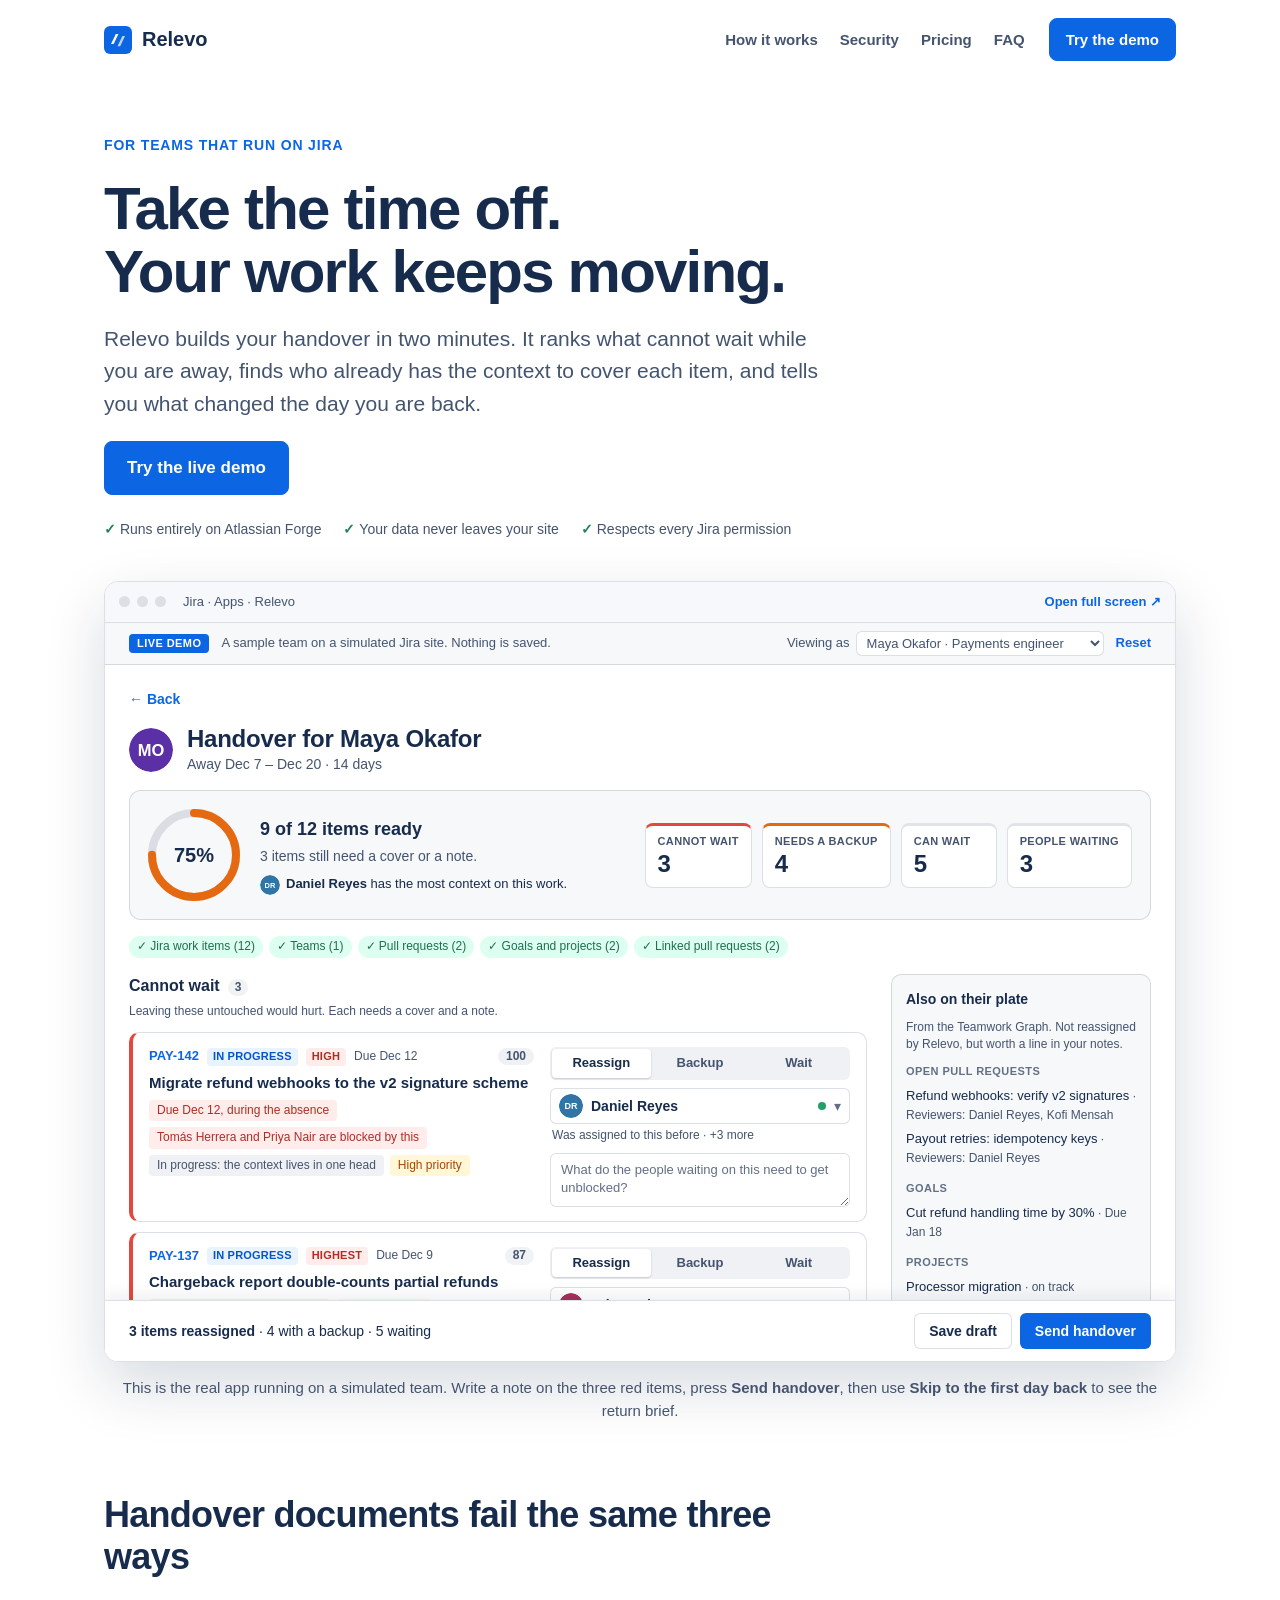
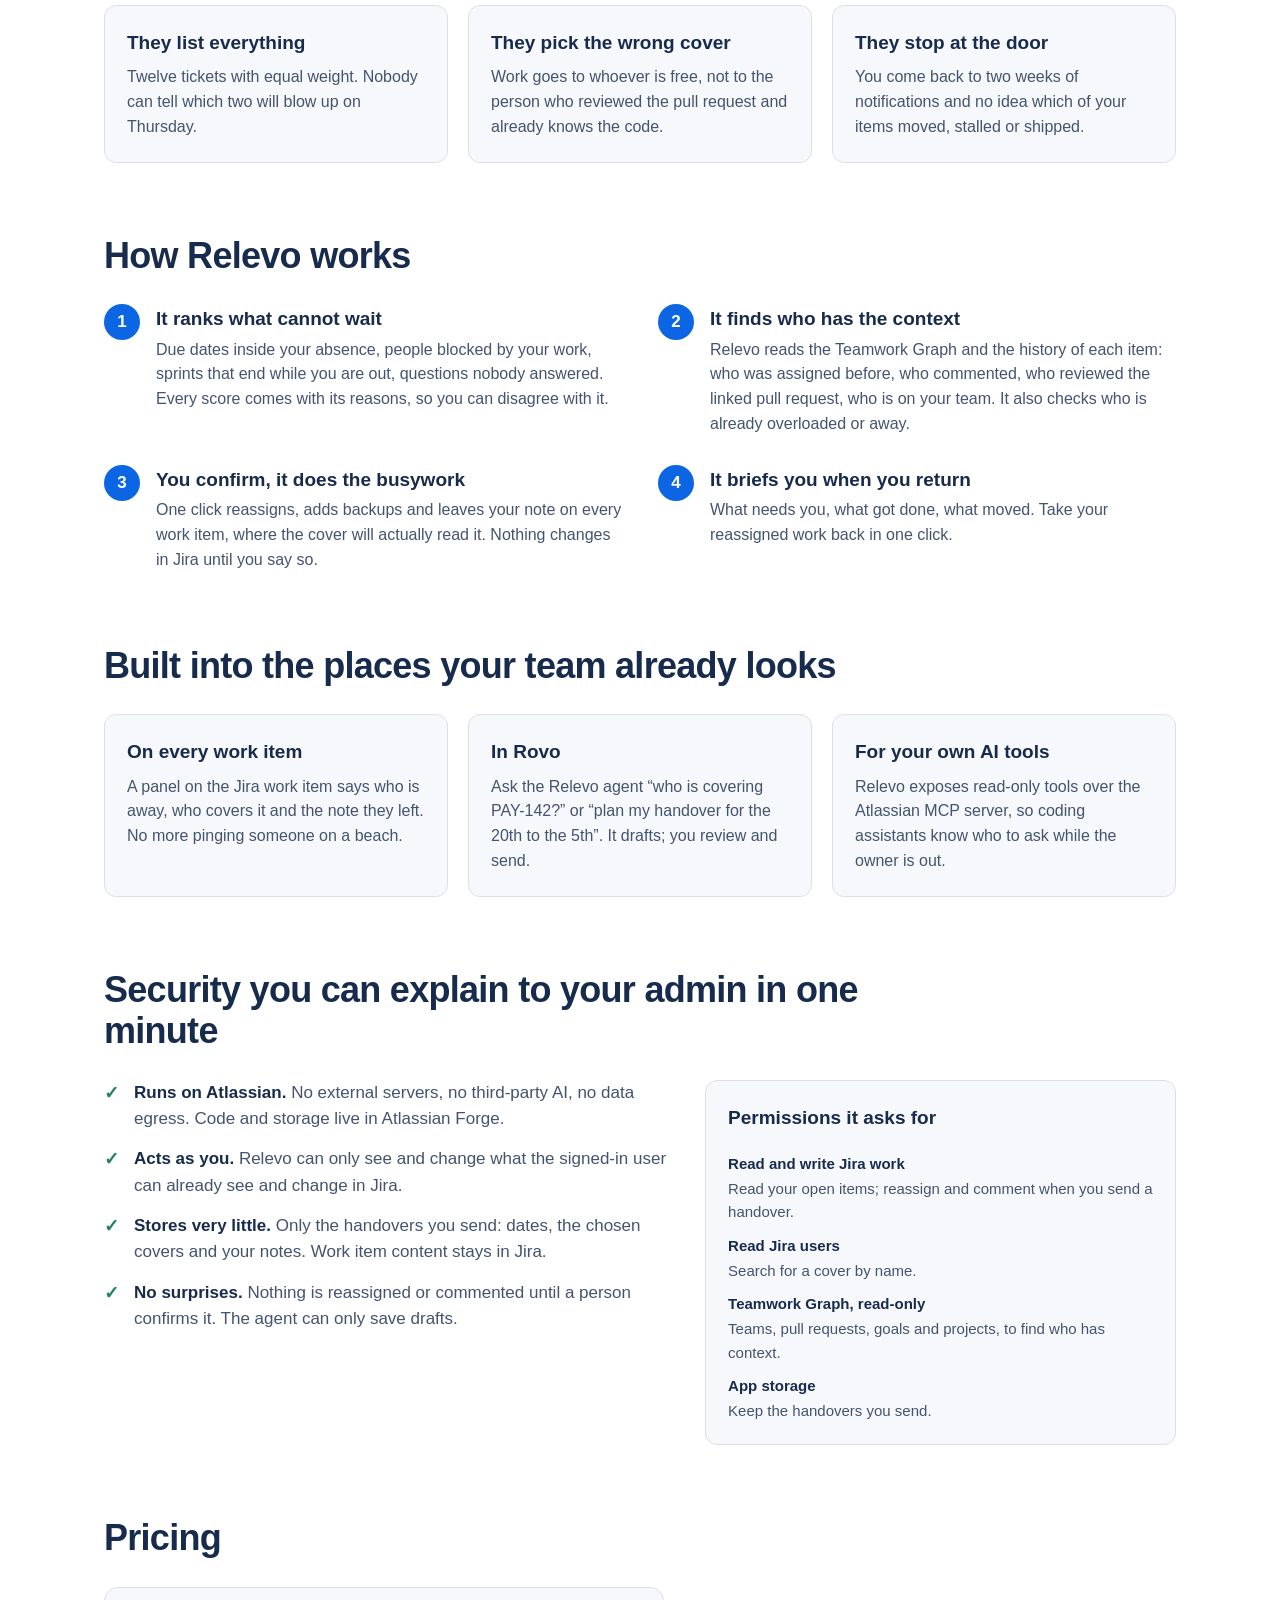
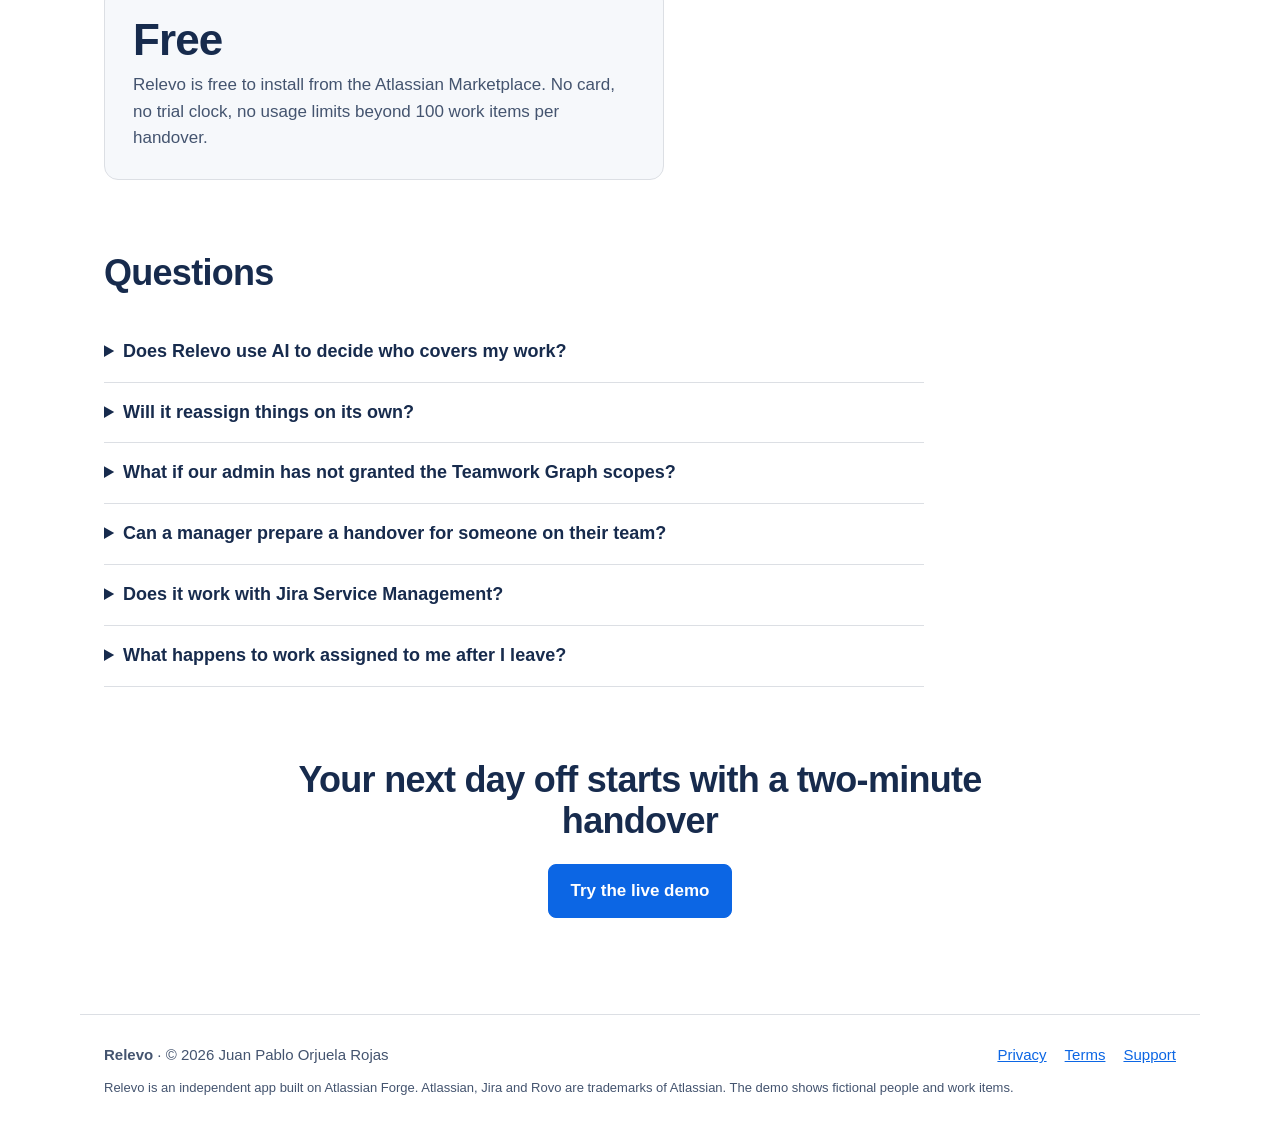
<file: index.html>
<!doctype html>
<html lang="en">
  <head>
    <meta charset="utf-8" />
    <meta name="viewport" content="width=device-width, initial-scale=1" />
    <title>Relevo: handovers with context for Jira</title>
    <meta name="description" content="Relevo builds your Jira handover in two minutes: what cannot wait while you are away, who already has the context to cover it, and what changed when you are back. Runs on Atlassian Forge." />
    
    <meta property="og:type" content="website" />
    <meta property="og:title" content="Relevo: handovers with context for Jira" />
    <meta property="og:description" content="Go away without your work stalling. Relevo ranks what cannot wait and finds who already has the context to cover it." />
    <link rel="icon" type="image/svg+xml" href="./icon.svg" />
    <link rel="stylesheet" href="./site.css" />
    <script type="application/ld+json">
      {
        "@context": "https://schema.org",
        "@type": "SoftwareApplication",
        "name": "Relevo",
        "applicationCategory": "BusinessApplication",
        "operatingSystem": "Jira Cloud",
        "description": "Handover planning for Jira: risk-ranked work items, evidence-based cover suggestions, and a return brief.",
        "author": { "@type": "Person", "name": "Juan Pablo Orjuela Rojas" }
      }
    </script>
  </head>
  <body>
    

    <header class="nav">
      <a class="brand" href="./" aria-label="Relevo home">
        <img src="./icon.svg" alt="" width="28" height="28" />
        <span>Relevo</span>
      </a>
      <nav aria-label="Main">
        <a href="#how">How it works</a>
        <a href="#trust">Security</a>
        <a href="#pricing">Pricing</a>
        <a href="#faq">FAQ</a>
      </nav>
      
      
      <a class="button button-primary" href="#demo" data-testid="nav-demo">Try the demo</a>
      
    </header>

    <main>
      <section class="hero">
        <p class="eyebrow">For teams that run on Jira</p>
        <h1>Take the time off.<br />Your work keeps moving.</h1>
        <p class="lede">
          Relevo builds your handover in two minutes. It ranks what cannot wait while you are away, finds who already has the context to cover
          each item, and tells you what changed the day you are back.
        </p>
        <div class="cta-row">
          <a class="button button-primary button-large" href="#demo" data-testid="hero-demo">Try the live demo</a>
          
        </div>
        <ul class="trust-row">
          <li>Runs entirely on Atlassian Forge</li>
          <li>Your data never leaves your site</li>
          <li>Respects every Jira permission</li>
        </ul>
      </section>

      <section id="demo" class="demo" aria-label="Live demo">
        <div class="browser">
          <div class="browser-bar">
            <span class="dot"></span><span class="dot"></span><span class="dot"></span>
            <span class="browser-url">Jira · Apps · Relevo</span>
            <a class="browser-open" href="./demo/" target="_blank" rel="noopener">Open full screen ↗</a>
          </div>
          <iframe src="./demo/?start=plan" title="Relevo live demo" loading="lazy" data-testid="demo-frame"></iframe>
        </div>
        <p class="caption">
          This is the real app running on a simulated team. Write a note on the three red items, press <strong>Send handover</strong>, then use
          <strong>Skip to the first day back</strong> to see the return brief.
        </p>
      </section>

      <section class="problem">
        <h2>Handover documents fail the same three ways</h2>
        <div class="grid three">
          <article>
            <h3>They list everything</h3>
            <p>Twelve tickets with equal weight. Nobody can tell which two will blow up on Thursday.</p>
          </article>
          <article>
            <h3>They pick the wrong cover</h3>
            <p>Work goes to whoever is free, not to the person who reviewed the pull request and already knows the code.</p>
          </article>
          <article>
            <h3>They stop at the door</h3>
            <p>You come back to two weeks of notifications and no idea which of your items moved, stalled or shipped.</p>
          </article>
        </div>
      </section>

      <section id="how" class="how">
        <h2>How Relevo works</h2>
        <ol class="steps">
          <li>
            <span class="step-num">1</span>
            <div>
              <h3>It ranks what cannot wait</h3>
              <p>
                Due dates inside your absence, people blocked by your work, sprints that end while you are out, questions nobody answered.
                Every score comes with its reasons, so you can disagree with it.
              </p>
            </div>
          </li>
          <li>
            <span class="step-num">2</span>
            <div>
              <h3>It finds who has the context</h3>
              <p>
                Relevo reads the Teamwork Graph and the history of each item: who was assigned before, who commented, who reviewed the linked
                pull request, who is on your team. It also checks who is already overloaded or away.
              </p>
            </div>
          </li>
          <li>
            <span class="step-num">3</span>
            <div>
              <h3>You confirm, it does the busywork</h3>
              <p>
                One click reassigns, adds backups and leaves your note on every work item, where the cover will actually read it. Nothing
                changes in Jira until you say so.
              </p>
            </div>
          </li>
          <li>
            <span class="step-num">4</span>
            <div>
              <h3>It briefs you when you return</h3>
              <p>What needs you, what got done, what moved. Take your reassigned work back in one click.</p>
            </div>
          </li>
        </ol>
      </section>

      <section class="features">
        <h2>Built into the places your team already looks</h2>
        <div class="grid three">
          <article>
            <h3>On every work item</h3>
            <p>A panel on the Jira work item says who is away, who covers it and the note they left. No more pinging someone on a beach.</p>
          </article>
          <article>
            <h3>In Rovo</h3>
            <p>Ask the Relevo agent “who is covering PAY-142?” or “plan my handover for the 20th to the 5th”. It drafts; you review and send.</p>
          </article>
          <article>
            <h3>For your own AI tools</h3>
            <p>Relevo exposes read-only tools over the Atlassian MCP server, so coding assistants know who to ask while the owner is out.</p>
          </article>
        </div>
      </section>

      <section id="trust" class="trust">
        <h2>Security you can explain to your admin in one minute</h2>
        <div class="grid two">
          <ul class="checks">
            <li><strong>Runs on Atlassian.</strong> No external servers, no third-party AI, no data egress. Code and storage live in Atlassian Forge.</li>
            <li><strong>Acts as you.</strong> Relevo can only see and change what the signed-in user can already see and change in Jira.</li>
            <li><strong>Stores very little.</strong> Only the handovers you send: dates, the chosen covers and your notes. Work item content stays in Jira.</li>
            <li><strong>No surprises.</strong> Nothing is reassigned or commented until a person confirms it. The agent can only save drafts.</li>
          </ul>
          <div class="scopes">
            <h3>Permissions it asks for</h3>
            <dl>
              <dt>Read and write Jira work</dt>
              <dd>Read your open items; reassign and comment when you send a handover.</dd>
              <dt>Read Jira users</dt>
              <dd>Search for a cover by name.</dd>
              <dt>Teamwork Graph, read-only</dt>
              <dd>Teams, pull requests, goals and projects, to find who has context.</dd>
              <dt>App storage</dt>
              <dd>Keep the handovers you send.</dd>
            </dl>
          </div>
        </div>
      </section>

      <section id="pricing" class="pricing">
        <h2>Pricing</h2>
        
        <div class="price-card" data-testid="pricing-free">
          <p class="price">Free</p>
          <p>Relevo is free to install from the Atlassian Marketplace. No card, no trial clock, no usage limits beyond 100 work items per handover.</p>
        </div>
        
        
      </section>

      <section id="faq" class="faq">
        <h2>Questions</h2>
        <details>
          <summary>Does Relevo use AI to decide who covers my work?</summary>
          <p>No. Risk scores and cover suggestions are computed with transparent rules from Jira and Teamwork Graph data, and every suggestion lists its evidence. The optional Rovo agent uses your organisation's own Rovo to talk about those results in plain language.</p>
        </details>
        <details>
          <summary>Will it reassign things on its own?</summary>
          <p>Never. You review the plan, change anything you like, and confirm. The Rovo agent can only save a draft for you to review.</p>
        </details>
        <details>
          <summary>What if our admin has not granted the Teamwork Graph scopes?</summary>
          <p>Relevo still works. Cover suggestions then rely on Jira history, comments and links alone, and the plan tells you which sources were unavailable.</p>
        </details>
        <details>
          <summary>Can a manager prepare a handover for someone on their team?</summary>
          <p>Yes. Pick the person, and Relevo plans from the work items you are allowed to see. Jira still decides whether you may reassign them.</p>
        </details>
        <details>
          <summary>Does it work with Jira Service Management?</summary>
          <p>Yes. The work item panel appears in Jira and Jira Service Management, and handovers include any work item assigned to the person.</p>
        </details>
        <details>
          <summary>What happens to work assigned to me after I leave?</summary>
          <p>The panel on that work item warns that you are away and that the item is not part of your handover, so the reporter knows to ask your cover.</p>
        </details>
      </section>

      <section class="closing">
        <h2>Your next day off starts with a two-minute handover</h2>
        <div class="cta-row">
          <a class="button button-primary button-large" href="#demo">Try the live demo</a>
          
        </div>
      </section>
    </main>

    <footer class="footer">
      <div>
        <strong>Relevo</strong> · © 2026 Juan Pablo Orjuela Rojas
      </div>
      <nav aria-label="Legal">
        <a href="./privacy.html">Privacy</a>
        <a href="./terms.html">Terms</a>
        <a href="./support.html">Support</a>
      </nav>
      <p class="fineprint">Relevo is an independent app built on Atlassian Forge. Atlassian, Jira and Rovo are trademarks of Atlassian. The demo shows fictional people and work items.</p>
    </footer>
  </body>
</html>
</file>
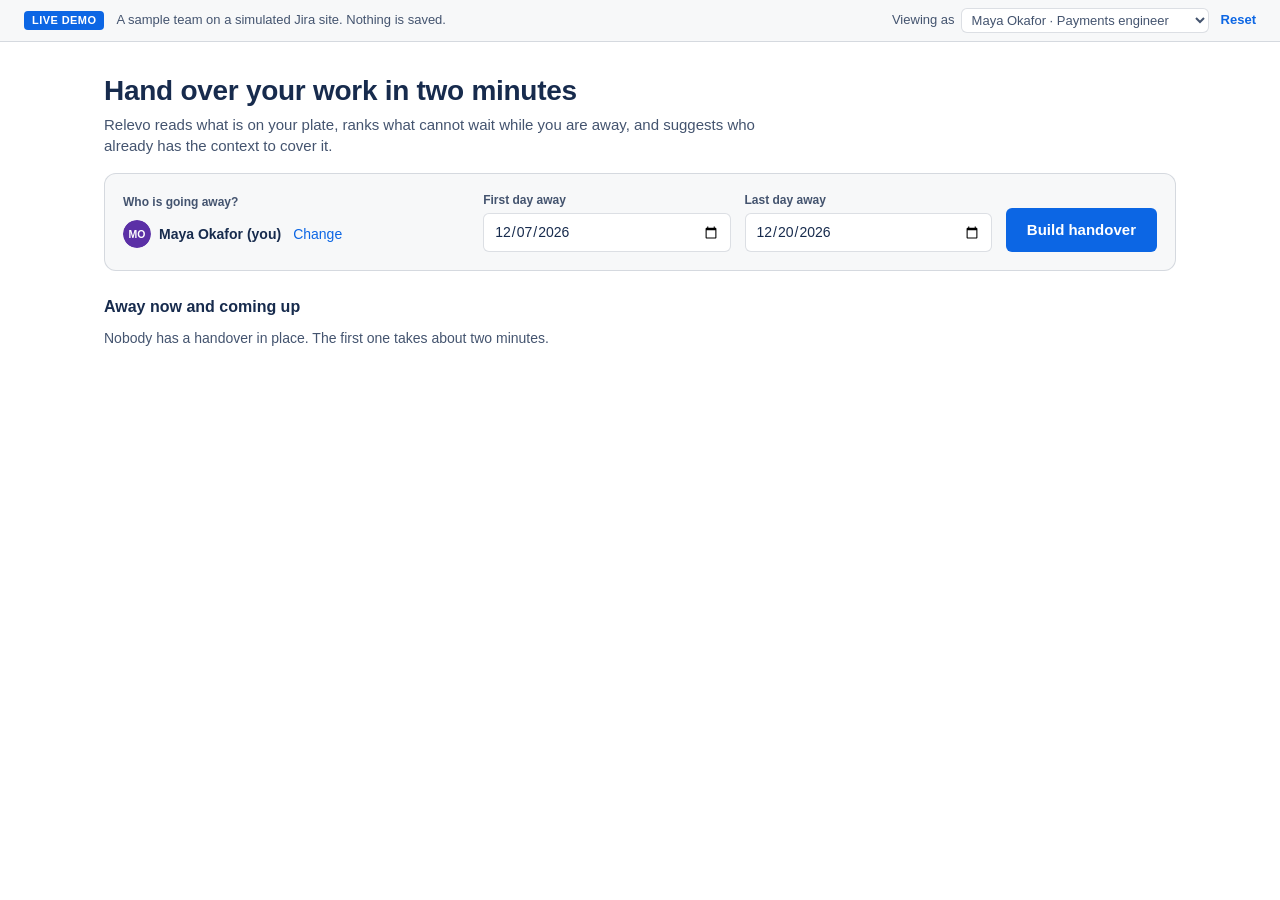
<file: demo/index.html>
<!doctype html>
<html lang="en">
  <head>
    <meta charset="utf-8" />
    <meta name="viewport" content="width=device-width, initial-scale=1" />
    <title>Relevo</title>
    <link rel="icon" type="image/svg+xml" href="./icon.svg" />
    <script type="module" crossorigin src="./assets/index-Bl1NAXBc.js"></script>
    <link rel="stylesheet" crossorigin href="./assets/index-BS8bFgGf.css">
  </head>
  <body>
    <div id="root"></div>
  </body>
</html>
</file>
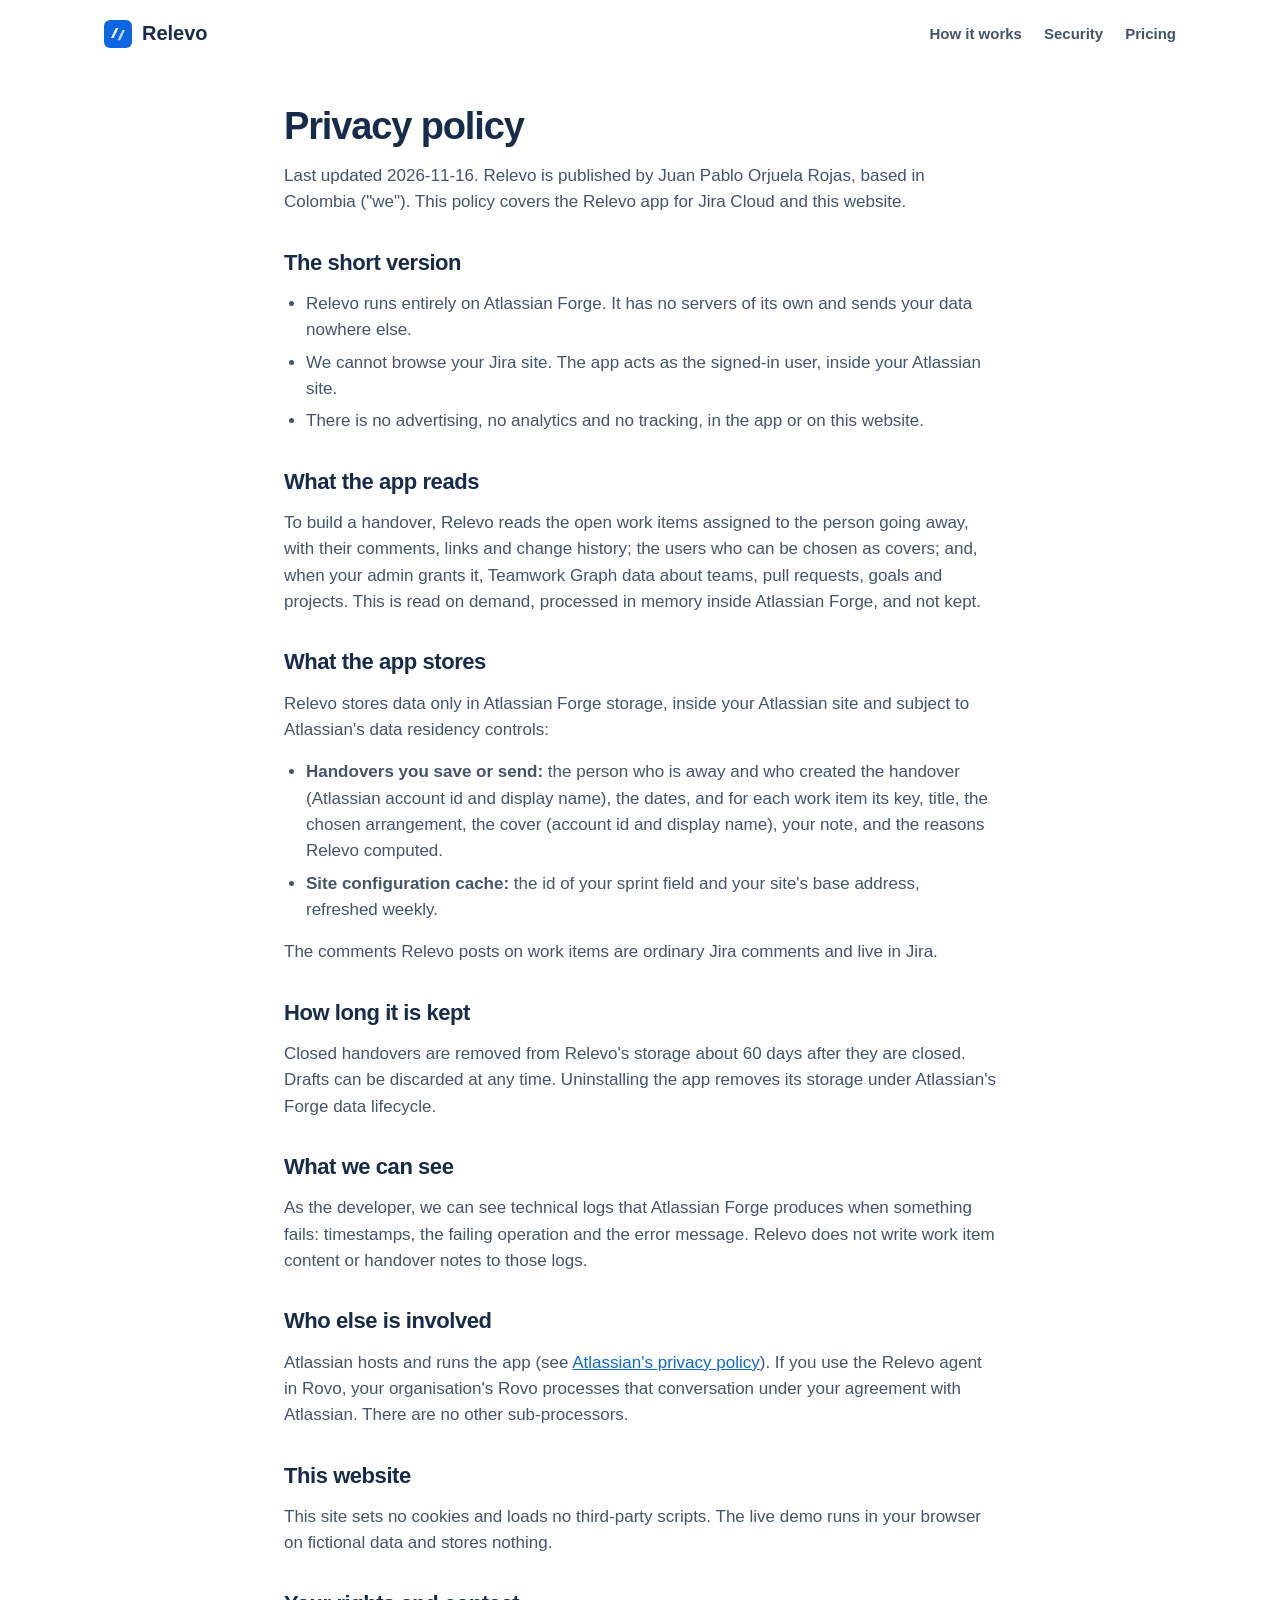
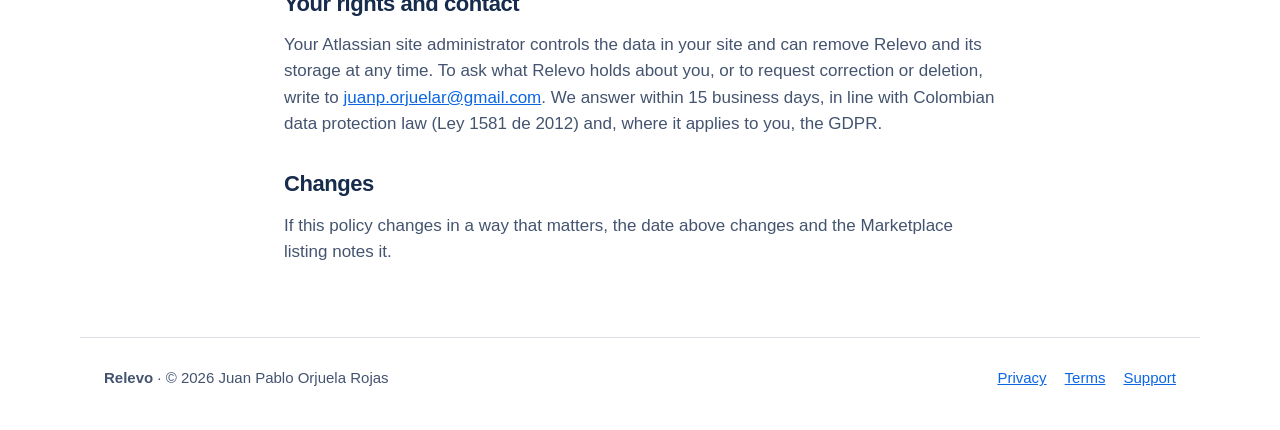
<file: privacy.html>
<!doctype html>
<html lang="en">
  <head>
    <meta charset="utf-8" />
    <meta name="viewport" content="width=device-width, initial-scale=1" />
    <title>Privacy policy · Relevo</title>
    <meta name="description" content="What Relevo stores, where, and for how long." />
    
    <link rel="icon" type="image/svg+xml" href="./icon.svg" />
    <link rel="stylesheet" href="./site.css" />
  </head>
  <body>
    <header class="nav">
      <a class="brand" href="./" aria-label="Relevo home"><img src="./icon.svg" alt="" width="28" height="28" /><span>Relevo</span></a>
      <nav aria-label="Main"><a href="./#how">How it works</a><a href="./#trust">Security</a><a href="./#pricing">Pricing</a></nav>
    </header>
    <main class="legal">
      <h1>Privacy policy</h1>
      <p>Last updated 2026-11-16. Relevo is published by Juan Pablo Orjuela Rojas, based in Colombia ("we"). This policy covers the Relevo app for Jira Cloud and this website.</p>

      <h2>The short version</h2>
      <ul>
        <li>Relevo runs entirely on Atlassian Forge. It has no servers of its own and sends your data nowhere else.</li>
        <li>We cannot browse your Jira site. The app acts as the signed-in user, inside your Atlassian site.</li>
        <li>There is no advertising, no analytics and no tracking, in the app or on this website.</li>
      </ul>

      <h2>What the app reads</h2>
      <p>To build a handover, Relevo reads the open work items assigned to the person going away, with their comments, links and change history; the users who can be chosen as covers; and, when your admin grants it, Teamwork Graph data about teams, pull requests, goals and projects. This is read on demand, processed in memory inside Atlassian Forge, and not kept.</p>

      <h2>What the app stores</h2>
      <p>Relevo stores data only in Atlassian Forge storage, inside your Atlassian site and subject to Atlassian's data residency controls:</p>
      <ul>
        <li><strong>Handovers you save or send:</strong> the person who is away and who created the handover (Atlassian account id and display name), the dates, and for each work item its key, title, the chosen arrangement, the cover (account id and display name), your note, and the reasons Relevo computed.</li>
        <li><strong>Site configuration cache:</strong> the id of your sprint field and your site's base address, refreshed weekly.</li>
      </ul>
      <p>The comments Relevo posts on work items are ordinary Jira comments and live in Jira.</p>

      <h2>How long it is kept</h2>
      <p>Closed handovers are removed from Relevo's storage about 60 days after they are closed. Drafts can be discarded at any time. Uninstalling the app removes its storage under Atlassian's Forge data lifecycle.</p>

      <h2>What we can see</h2>
      <p>As the developer, we can see technical logs that Atlassian Forge produces when something fails: timestamps, the failing operation and the error message. Relevo does not write work item content or handover notes to those logs.</p>

      <h2>Who else is involved</h2>
      <p>Atlassian hosts and runs the app (see <a href="https://www.atlassian.com/legal/privacy-policy">Atlassian's privacy policy</a>). If you use the Relevo agent in Rovo, your organisation's Rovo processes that conversation under your agreement with Atlassian. There are no other sub-processors.</p>

      <h2>This website</h2>
      <p>This site sets no cookies and loads no third-party scripts. The live demo runs in your browser on fictional data and stores nothing.</p>

      <h2>Your rights and contact</h2>
      <p>
        Your Atlassian site administrator controls the data in your site and can remove Relevo and its storage at any time. To ask what Relevo holds
        about you, or to request correction or deletion, write to
        <a href="mailto:juanp.orjuelar@gmail.com">juanp.orjuelar@gmail.com</a>.
        We answer within 15 business days, in line with Colombian data protection law (Ley 1581 de 2012) and, where it applies to you, the GDPR.
      </p>

      <h2>Changes</h2>
      <p>If this policy changes in a way that matters, the date above changes and the Marketplace listing notes it.</p>
    </main>
    <footer class="footer">
      <div><strong>Relevo</strong> · © 2026 Juan Pablo Orjuela Rojas</div>
      <nav aria-label="Legal"><a href="./privacy.html">Privacy</a><a href="./terms.html">Terms</a><a href="./support.html">Support</a></nav>
    </footer>
  </body>
</html>
</file>
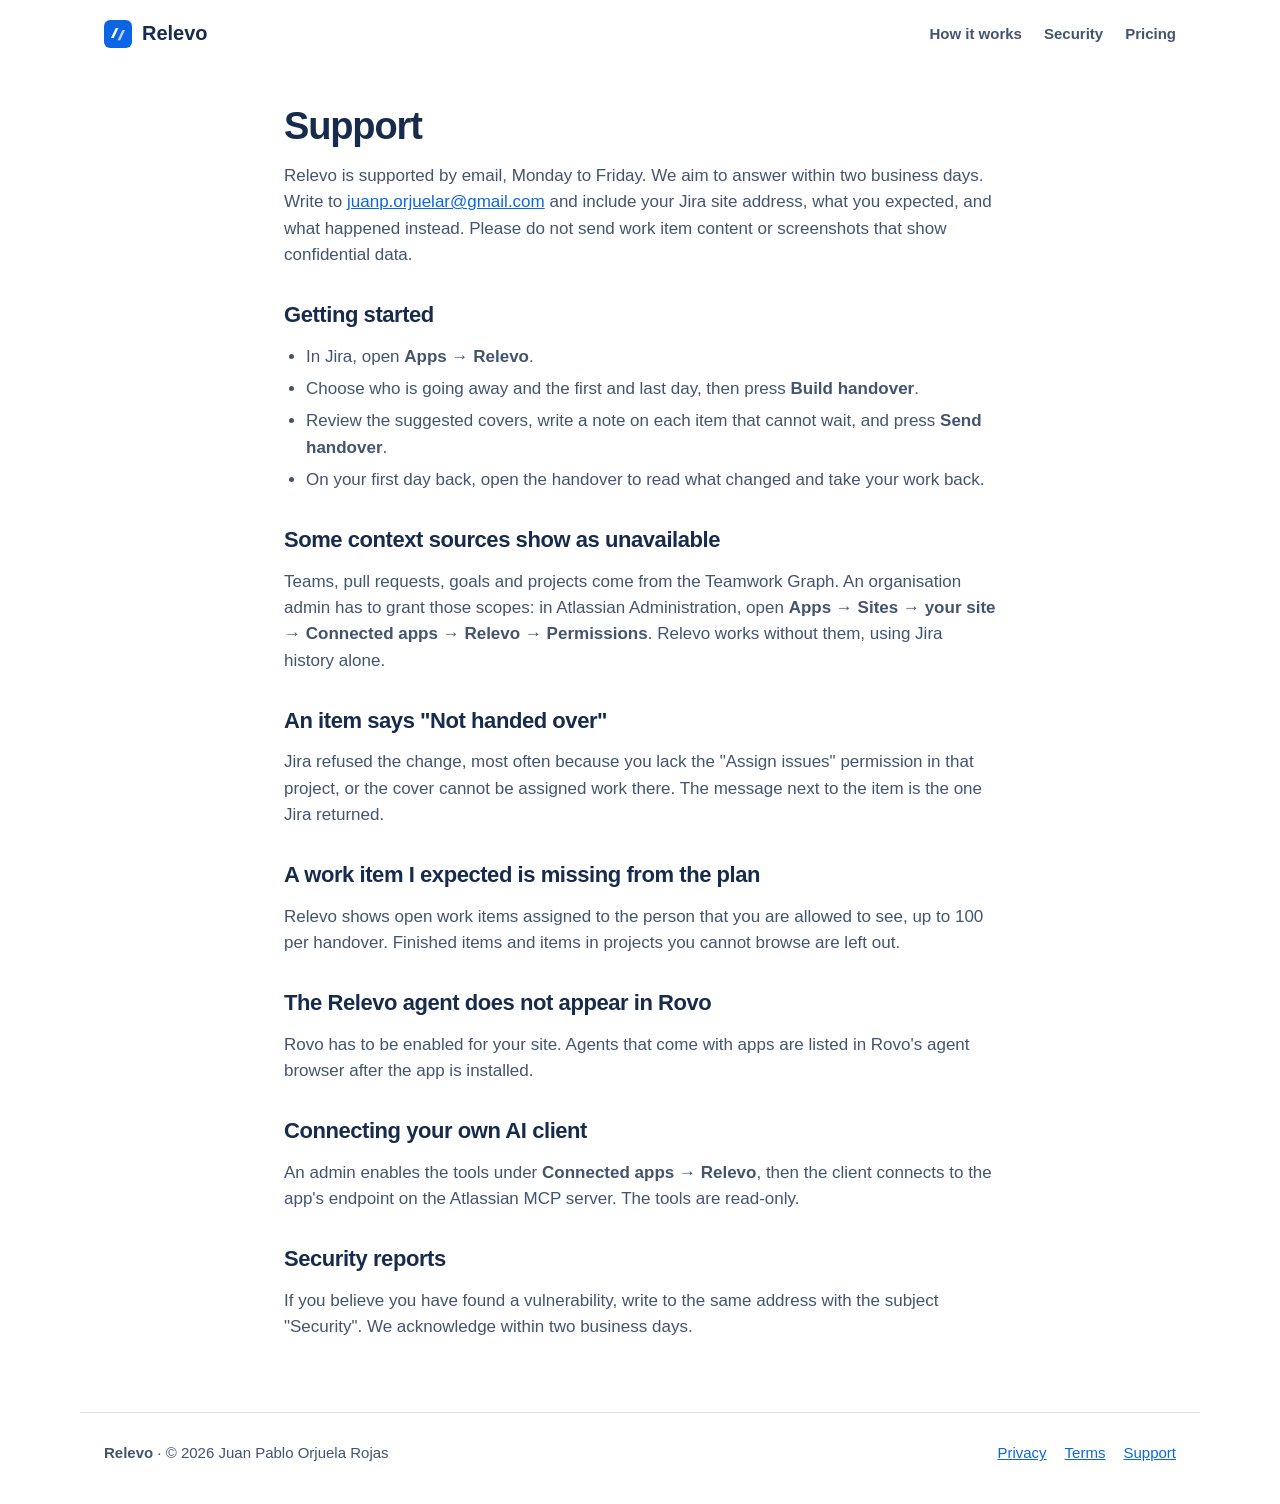
<file: support.html>
<!doctype html>
<html lang="en">
  <head>
    <meta charset="utf-8" />
    <meta name="viewport" content="width=device-width, initial-scale=1" />
    <title>Support · Relevo</title>
    <meta name="description" content="How to get help with Relevo, and answers to common problems." />
    
    <link rel="icon" type="image/svg+xml" href="./icon.svg" />
    <link rel="stylesheet" href="./site.css" />
  </head>
  <body>
    <header class="nav">
      <a class="brand" href="./" aria-label="Relevo home"><img src="./icon.svg" alt="" width="28" height="28" /><span>Relevo</span></a>
      <nav aria-label="Main"><a href="./#how">How it works</a><a href="./#trust">Security</a><a href="./#pricing">Pricing</a></nav>
    </header>
    <main class="legal">
      <h1>Support</h1>
      <p>
        Relevo is supported by email, Monday to Friday. We aim to answer within two business days. Write to
        <a href="mailto:juanp.orjuelar@gmail.com" data-testid="support-email">juanp.orjuelar@gmail.com</a>
        and include your Jira site address, what you expected, and what happened instead. Please do not send work item content or screenshots that
        show confidential data.
      </p>

      <h2>Getting started</h2>
      <ul>
        <li>In Jira, open <strong>Apps → Relevo</strong>.</li>
        <li>Choose who is going away and the first and last day, then press <strong>Build handover</strong>.</li>
        <li>Review the suggested covers, write a note on each item that cannot wait, and press <strong>Send handover</strong>.</li>
        <li>On your first day back, open the handover to read what changed and take your work back.</li>
      </ul>

      <h2>Some context sources show as unavailable</h2>
      <p>Teams, pull requests, goals and projects come from the Teamwork Graph. An organisation admin has to grant those scopes: in Atlassian Administration, open <strong>Apps → Sites → your site → Connected apps → Relevo → Permissions</strong>. Relevo works without them, using Jira history alone.</p>

      <h2>An item says "Not handed over"</h2>
      <p>Jira refused the change, most often because you lack the "Assign issues" permission in that project, or the cover cannot be assigned work there. The message next to the item is the one Jira returned.</p>

      <h2>A work item I expected is missing from the plan</h2>
      <p>Relevo shows open work items assigned to the person that you are allowed to see, up to 100 per handover. Finished items and items in projects you cannot browse are left out.</p>

      <h2>The Relevo agent does not appear in Rovo</h2>
      <p>Rovo has to be enabled for your site. Agents that come with apps are listed in Rovo's agent browser after the app is installed.</p>

      <h2>Connecting your own AI client</h2>
      <p>An admin enables the tools under <strong>Connected apps → Relevo</strong>, then the client connects to the app's endpoint on the Atlassian MCP server. The tools are read-only.</p>

      <h2>Security reports</h2>
      <p>If you believe you have found a vulnerability, write to the same address with the subject "Security". We acknowledge within two business days.</p>
    </main>
    <footer class="footer">
      <div><strong>Relevo</strong> · © 2026 Juan Pablo Orjuela Rojas</div>
      <nav aria-label="Legal"><a href="./privacy.html">Privacy</a><a href="./terms.html">Terms</a><a href="./support.html">Support</a></nav>
    </footer>
  </body>
</html>
</file>
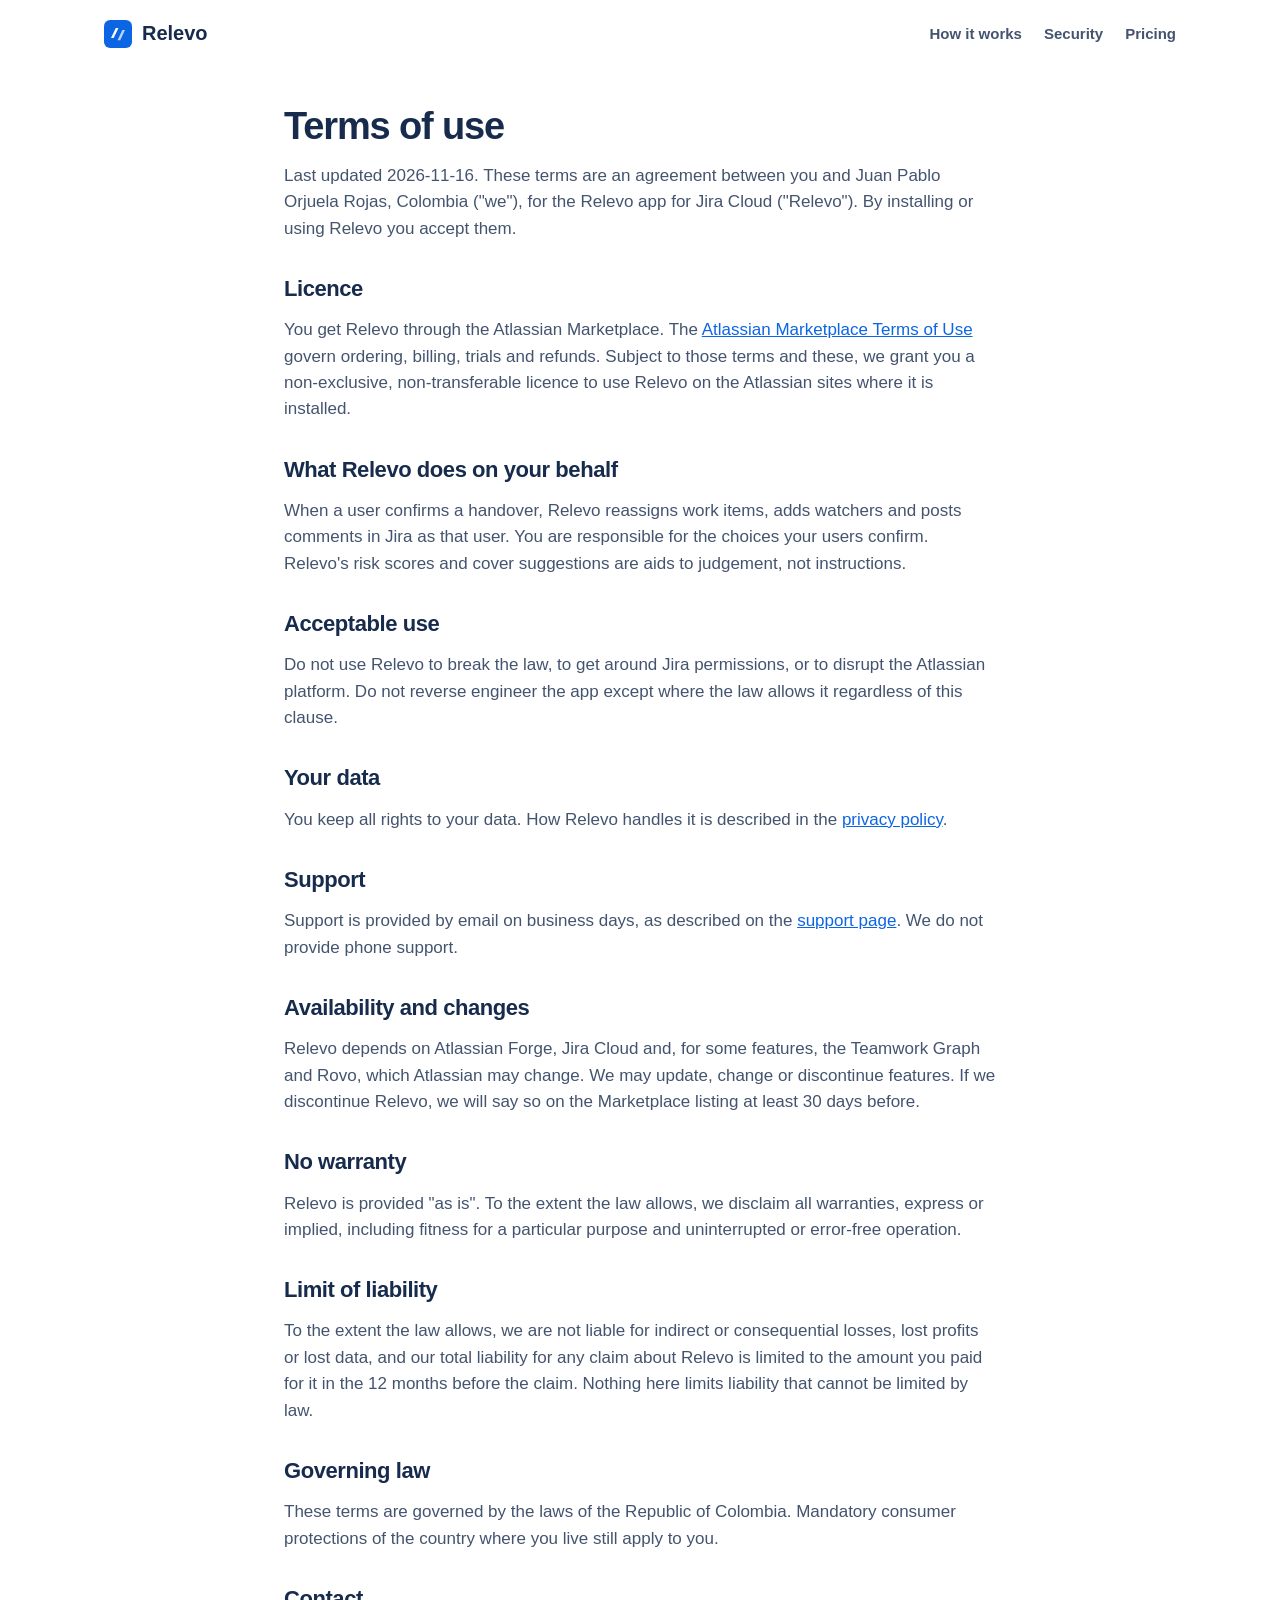
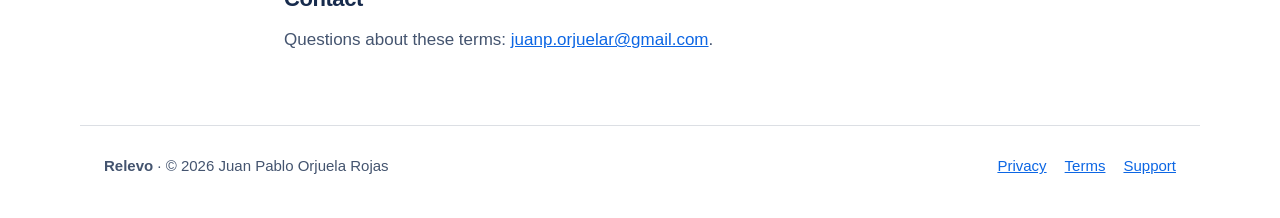
<file: terms.html>
<!doctype html>
<html lang="en">
  <head>
    <meta charset="utf-8" />
    <meta name="viewport" content="width=device-width, initial-scale=1" />
    <title>Terms of use · Relevo</title>
    <meta name="description" content="The terms that apply when you install and use Relevo." />
    
    <link rel="icon" type="image/svg+xml" href="./icon.svg" />
    <link rel="stylesheet" href="./site.css" />
  </head>
  <body>
    <header class="nav">
      <a class="brand" href="./" aria-label="Relevo home"><img src="./icon.svg" alt="" width="28" height="28" /><span>Relevo</span></a>
      <nav aria-label="Main"><a href="./#how">How it works</a><a href="./#trust">Security</a><a href="./#pricing">Pricing</a></nav>
    </header>
    <main class="legal">
      <h1>Terms of use</h1>
      <p>Last updated 2026-11-16. These terms are an agreement between you and Juan Pablo Orjuela Rojas, Colombia ("we"), for the Relevo app for Jira Cloud ("Relevo"). By installing or using Relevo you accept them.</p>

      <h2>Licence</h2>
      <p>You get Relevo through the Atlassian Marketplace. The <a href="https://www.atlassian.com/licensing/marketplace/termsofuse">Atlassian Marketplace Terms of Use</a> govern ordering, billing, trials and refunds. Subject to those terms and these, we grant you a non-exclusive, non-transferable licence to use Relevo on the Atlassian sites where it is installed.</p>

      <h2>What Relevo does on your behalf</h2>
      <p>When a user confirms a handover, Relevo reassigns work items, adds watchers and posts comments in Jira as that user. You are responsible for the choices your users confirm. Relevo's risk scores and cover suggestions are aids to judgement, not instructions.</p>

      <h2>Acceptable use</h2>
      <p>Do not use Relevo to break the law, to get around Jira permissions, or to disrupt the Atlassian platform. Do not reverse engineer the app except where the law allows it regardless of this clause.</p>

      <h2>Your data</h2>
      <p>You keep all rights to your data. How Relevo handles it is described in the <a href="./privacy.html">privacy policy</a>.</p>

      <h2>Support</h2>
      <p>Support is provided by email on business days, as described on the <a href="./support.html">support page</a>. We do not provide phone support.</p>

      <h2>Availability and changes</h2>
      <p>Relevo depends on Atlassian Forge, Jira Cloud and, for some features, the Teamwork Graph and Rovo, which Atlassian may change. We may update, change or discontinue features. If we discontinue Relevo, we will say so on the Marketplace listing at least 30 days before.</p>

      <h2>No warranty</h2>
      <p>Relevo is provided "as is". To the extent the law allows, we disclaim all warranties, express or implied, including fitness for a particular purpose and uninterrupted or error-free operation.</p>

      <h2>Limit of liability</h2>
      <p>To the extent the law allows, we are not liable for indirect or consequential losses, lost profits or lost data, and our total liability for any claim about Relevo is limited to the amount you paid for it in the 12 months before the claim. Nothing here limits liability that cannot be limited by law.</p>

      <h2>Governing law</h2>
      <p>These terms are governed by the laws of the Republic of Colombia. Mandatory consumer protections of the country where you live still apply to you.</p>

      <h2>Contact</h2>
      <p>
        Questions about these terms:
        <a href="mailto:juanp.orjuelar@gmail.com">juanp.orjuelar@gmail.com</a>.
      </p>
    </main>
    <footer class="footer">
      <div><strong>Relevo</strong> · © 2026 Juan Pablo Orjuela Rojas</div>
      <nav aria-label="Legal"><a href="./privacy.html">Privacy</a><a href="./terms.html">Terms</a><a href="./support.html">Support</a></nav>
    </footer>
  </body>
</html>
</file>
<file: site.css>
:root {
  --bg: #ffffff;
  --soft: #f6f8fb;
  --text: #172b4d;
  --subtle: #44546f;
  --border: #dcdfe4;
  --brand: #0c66e4;
  --brand-dark: #0055cc;
  --on-brand: #ffffff;
  --ok: #1f845a;
  color-scheme: light dark;
}

@media (prefers-color-scheme: dark) {
  :root {
    --bg: #161a1d;
    --soft: #1d2125;
    --text: #c7d1db;
    --subtle: #9fadbc;
    --border: #2c333a;
    --brand: #579dff;
    --brand-dark: #85b8ff;
    --on-brand: #161a1d;
    --ok: #4bce97;
  }
}

* { box-sizing: border-box; }
html { scroll-behavior: smooth; }
body {
  margin: 0;
  font-family: -apple-system, BlinkMacSystemFont, 'Segoe UI', Roboto, 'Helvetica Neue', Arial, sans-serif;
  font-size: 17px;
  line-height: 1.55;
  color: var(--text);
  background: var(--bg);
  -webkit-font-smoothing: antialiased;
}
h1, h2, h3, p { margin: 0; }
h1 { font-size: clamp(34px, 6vw, 60px); line-height: 1.05; letter-spacing: -0.03em; font-weight: 700; }
h2 { font-size: clamp(26px, 3.4vw, 36px); line-height: 1.15; letter-spacing: -0.02em; font-weight: 700; }
h3 { font-size: 19px; font-weight: 650; }
a { color: var(--brand); }
:focus-visible { outline: 2px solid var(--brand); outline-offset: 3px; border-radius: 4px; }

main > section, .nav, .footer { max-width: 1120px; margin: 0 auto; padding-left: 24px; padding-right: 24px; }
main > section { padding-top: 72px; }
main > section > h2 { margin-bottom: 28px; max-width: 760px; }

.preview-ribbon { background: #fff7d6; color: #7f5f01; font-size: 13px; text-align: center; padding: 6px 12px; }

.nav { display: flex; align-items: center; gap: 24px; padding-top: 18px; padding-bottom: 18px; }
.brand { display: flex; align-items: center; gap: 10px; font-weight: 700; font-size: 20px; color: var(--text); text-decoration: none; }
.nav nav { display: flex; gap: 22px; margin-left: auto; }
.nav nav a { color: var(--subtle); text-decoration: none; font-size: 15px; font-weight: 550; }
.nav nav a:hover { color: var(--text); }

.button { display: inline-block; padding: 9px 16px; border-radius: 8px; border: 1px solid var(--border); color: var(--text); background: var(--bg); text-decoration: none; font-weight: 600; font-size: 15px; transition: transform 0.12s ease, background 0.12s ease; }
.button:hover { transform: translateY(-1px); }
.button-primary { background: var(--brand); border-color: var(--brand); color: var(--on-brand); }
.button-primary:hover { background: var(--brand-dark); border-color: var(--brand-dark); }
.button-large { padding: 13px 22px; font-size: 17px; }

.hero { padding-top: 56px !important; display: flex; flex-direction: column; gap: 20px; align-items: flex-start; }
.eyebrow { font-size: 14px; font-weight: 700; letter-spacing: 0.06em; text-transform: uppercase; color: var(--brand); }
.lede { font-size: clamp(18px, 2.2vw, 21px); color: var(--subtle); max-width: 720px; }
.cta-row { display: flex; gap: 12px; flex-wrap: wrap; }
.trust-row { list-style: none; padding: 0; margin: 4px 0 0; display: flex; gap: 22px; flex-wrap: wrap; font-size: 14px; color: var(--subtle); }
.trust-row li::before { content: '✓ '; color: var(--ok); font-weight: 700; }

.demo { padding-top: 40px !important; }
.browser { border: 1px solid var(--border); border-radius: 14px; overflow: hidden; box-shadow: 0 24px 60px rgba(9, 30, 66, 0.16); background: var(--bg); }
.browser-bar { display: flex; align-items: center; gap: 7px; padding: 10px 14px; background: var(--soft); border-bottom: 1px solid var(--border); }
.browser-bar .dot { width: 11px; height: 11px; border-radius: 50%; background: var(--border); }
.browser-url { margin-left: 10px; font-size: 13px; color: var(--subtle); }
.browser-open { margin-left: auto; font-size: 13px; font-weight: 600; text-decoration: none; }
.browser iframe { display: block; width: 100%; height: min(760px, 82vh); border: 0; background: var(--bg); }
.caption { margin-top: 14px; font-size: 15px; color: var(--subtle); text-align: center; }

.grid { display: grid; gap: 20px; }
.grid.three { grid-template-columns: repeat(3, minmax(0, 1fr)); }
.grid.two { grid-template-columns: minmax(0, 1.2fr) minmax(0, 1fr); gap: 36px; }
.grid article { padding: 22px; border: 1px solid var(--border); border-radius: 12px; background: var(--soft); display: flex; flex-direction: column; gap: 8px; }
.grid article p { color: var(--subtle); font-size: 16px; }

.steps { list-style: none; padding: 0; margin: 0; display: grid; grid-template-columns: repeat(2, minmax(0, 1fr)); gap: 28px 36px; }
.steps li { display: flex; gap: 16px; }
.steps p { color: var(--subtle); margin-top: 4px; font-size: 16px; }
.step-num { flex: none; width: 36px; height: 36px; border-radius: 50%; background: var(--brand); color: var(--on-brand); font-weight: 700; display: flex; align-items: center; justify-content: center; }

.checks { list-style: none; padding: 0; margin: 0; display: flex; flex-direction: column; gap: 14px; }
.checks li { padding-left: 30px; position: relative; color: var(--subtle); }
.checks li strong { color: var(--text); }
.checks li::before { content: '✓'; position: absolute; left: 0; top: 0; color: var(--ok); font-weight: 700; font-size: 18px; }
.scopes { padding: 22px; border: 1px solid var(--border); border-radius: 12px; background: var(--soft); }
.scopes dl { margin: 12px 0 0; display: flex; flex-direction: column; gap: 2px; }
.scopes dt { font-weight: 650; font-size: 15px; margin-top: 8px; }
.scopes dd { margin: 0; color: var(--subtle); font-size: 15px; }

.price-card { max-width: 560px; padding: 28px; border: 1px solid var(--border); border-radius: 14px; background: var(--soft); display: flex; flex-direction: column; gap: 8px; }
.price { font-size: 44px; font-weight: 700; letter-spacing: -0.02em; line-height: 1.1; }
.price span { font-size: 16px; font-weight: 500; color: var(--subtle); letter-spacing: 0; }
.price-card p:last-child { color: var(--subtle); }

.faq details { border-bottom: 1px solid var(--border); padding: 16px 0; max-width: 820px; }
.faq summary { font-weight: 650; cursor: pointer; font-size: 18px; }
.faq details p { margin-top: 10px; color: var(--subtle); }

.closing { text-align: center; display: flex; flex-direction: column; align-items: center; gap: 22px; padding-bottom: 24px; }
.closing h2 { margin: 0 auto !important; }
.closing .cta-row { justify-content: center; }

.footer { margin-top: 72px; padding-top: 28px; padding-bottom: 40px; border-top: 1px solid var(--border); display: flex; flex-wrap: wrap; gap: 12px 24px; align-items: center; font-size: 15px; color: var(--subtle); }
.footer nav { display: flex; gap: 18px; margin-left: auto; }
.fineprint { flex-basis: 100%; font-size: 13px; }

.legal { max-width: 760px; margin: 0 auto; padding: 40px 24px 0; display: flex; flex-direction: column; gap: 16px; }
.legal h1 { font-size: 38px; }
.legal h2 { font-size: 22px; margin-top: 18px; }
.legal p, .legal li { color: var(--subtle); }
.legal ul { margin: 0; padding-left: 22px; display: flex; flex-direction: column; gap: 6px; }

@media (max-width: 820px) {
  .nav nav { display: none; }
  .nav .button { margin-left: auto; }
  .grid.three, .grid.two, .steps { grid-template-columns: minmax(0, 1fr); }
  main > section { padding-top: 56px; }
  .browser iframe { height: 78vh; }
  .footer nav { margin-left: 0; }
}
</file>
<file: demo/assets/index-BS8bFgGf.css>
:root{--surface: var(--ds-surface, #ffffff);--sunken: var(--ds-surface-sunken, #f7f8f9);--raised: var(--ds-surface-raised, #ffffff);--overlay: var(--ds-surface-overlay, #ffffff);--text: var(--ds-text, #172b4d);--subtle: var(--ds-text-subtle, #44546f);--subtlest: var(--ds-text-subtlest, #626f86);--border: var(--ds-border, rgba(9, 30, 66, .14));--neutral: var(--ds-background-neutral, rgba(9, 30, 66, .06));--neutral-hover: var(--ds-background-neutral-hovered, rgba(9, 30, 66, .12));--brand: var(--ds-background-brand-bold, #0c66e4);--brand-hover: var(--ds-background-brand-bold-hovered, #0055cc);--on-brand: var(--ds-text-inverse, #ffffff);--link: var(--ds-link, #0c66e4);--selected: var(--ds-background-selected, #e9f2ff);--danger-bg: var(--ds-background-danger, #ffeceb);--danger: var(--ds-text-danger, #ae2e24);--danger-bold: var(--ds-border-danger, #e2483d);--warning-bg: var(--ds-background-warning, #fff7d6);--warning: var(--ds-text-warning, #a54800);--warning-bold: var(--ds-border-warning, #e56910);--success-bg: var(--ds-background-success, #dcfff1);--success: var(--ds-text-success, #216e4e);--success-bold: var(--ds-border-success, #22a06b);--info-bg: var(--ds-background-information, #e9f2ff);--info: var(--ds-text-information, #0055cc);--shadow: var(--ds-shadow-overlay, 0 8px 24px rgba(9, 30, 66, .18), 0 0 1px rgba(9, 30, 66, .3));--radius: 8px;color-scheme:light dark}@media (prefers-color-scheme: dark){html[data-demo]{--ds-surface: #1d2125;--ds-surface-sunken: #161a1d;--ds-surface-raised: #22272b;--ds-surface-overlay: #282e33;--ds-text: #b6c2cf;--ds-text-subtle: #9fadbc;--ds-text-subtlest: #8c9bab;--ds-border: rgba(166, 197, 226, .16);--ds-background-neutral: rgba(161, 189, 217, .08);--ds-background-neutral-hovered: rgba(166, 197, 226, .16);--ds-background-brand-bold: #579dff;--ds-background-brand-bold-hovered: #85b8ff;--ds-text-inverse: #1d2125;--ds-link: #579dff;--ds-background-selected: #1c2b41;--ds-background-danger: #42221f;--ds-text-danger: #fd9891;--ds-border-danger: #f15b50;--ds-background-warning: #3a2c1f;--ds-text-warning: #fbc828;--ds-border-warning: #f38a3f;--ds-background-success: #1c3329;--ds-text-success: #7ee2b8;--ds-border-success: #2abb7f;--ds-background-information: #1c2b41;--ds-text-information: #85b8ff;--ds-shadow-overlay: 0 8px 24px rgba(3, 4, 4, .5), 0 0 1px rgba(3, 4, 4, .6)}}*{box-sizing:border-box}html,body{margin:0}body{font-family:var(--ds-font-family-body, -apple-system, BlinkMacSystemFont, "Segoe UI", Roboto, "Helvetica Neue", Arial, sans-serif);font-size:14px;line-height:1.45;color:var(--text);background:var(--surface);-webkit-font-smoothing:antialiased}h1,h2,h3,h4,p{margin:0}h1{font-size:24px;line-height:1.2;font-weight:650;letter-spacing:-.01em}h2{font-size:16px;font-weight:650}h3{font-size:14px;font-weight:650}h4{font-size:11px;font-weight:700;text-transform:uppercase;letter-spacing:.04em;color:var(--subtlest)}ul,ol{list-style:none;margin:0;padding:0}button,input,textarea,select{font:inherit;color:inherit}button{cursor:pointer}button:disabled{cursor:not-allowed;opacity:.55}:focus-visible{outline:2px solid var(--brand);outline-offset:2px;border-radius:4px}.muted{color:var(--subtle)}.small{font-size:12px}.sr-only{position:absolute;width:1px;height:1px;overflow:hidden;clip:rect(0 0 0 0);white-space:nowrap}.app{min-height:100vh}.page{max-width:1120px;margin:0 auto;padding:24px 24px 120px;display:flex;flex-direction:column;gap:16px}.btn{border:1px solid var(--border);background:var(--raised);border-radius:6px;padding:7px 14px;font-weight:550;white-space:nowrap;transition:background .12s ease}.btn:hover:not(:disabled){background:var(--neutral)}.btn-primary{background:var(--brand);color:var(--on-brand);border-color:transparent}.btn-primary:hover:not(:disabled){background:var(--brand-hover)}.btn-large{padding:10px 20px;font-size:15px}.btn-small{padding:4px 10px;font-size:12px}.link-btn{background:none;border:0;padding:0;color:var(--link);font-weight:550;align-self:flex-start}.link-btn:hover{text-decoration:underline}.icon-btn{background:none;border:0;font-size:18px;line-height:1;padding:2px 6px;color:var(--subtle);border-radius:4px}.icon-btn:hover{background:var(--neutral)}.input{width:100%;border:1px solid var(--border);border-radius:6px;background:var(--surface);padding:7px 10px;transition:border-color .12s ease,box-shadow .12s ease}.input:focus{outline:none;border-color:var(--brand);box-shadow:0 0 0 1px var(--brand)}.input::placeholder{color:var(--subtlest)}textarea.input{resize:vertical;min-height:54px}.field{display:flex;flex-direction:column;gap:4px;min-width:0}.field>span{font-size:12px;font-weight:600;color:var(--subtle)}.avatar{border-radius:50%;flex:none;object-fit:cover;display:inline-flex}.avatar-fallback{align-items:center;justify-content:center;background:var(--neutral-hover);color:var(--subtle);font-weight:700}.lozenge{display:inline-block;font-size:11px;font-weight:700;padding:1px 6px;border-radius:4px;text-transform:uppercase;letter-spacing:.02em;white-space:nowrap;background:var(--neutral);color:var(--subtle)}.lozenge-info{background:var(--info-bg);color:var(--info)}.lozenge-success{background:var(--success-bg);color:var(--success)}.lozenge-warning{background:var(--warning-bg);color:var(--warning)}.lozenge-danger{background:var(--danger-bg);color:var(--danger)}.count{display:inline-block;min-width:20px;padding:0 6px;border-radius:10px;background:var(--neutral);color:var(--subtle);font-size:12px;font-weight:650;text-align:center;margin-left:4px}.banner{display:flex;gap:12px;align-items:flex-start;padding:10px 14px;border-radius:var(--radius);background:var(--info-bg);color:var(--text);border-left:3px solid var(--info)}.banner-body{flex:1}.banner-success{background:var(--success-bg);border-left-color:var(--success-bold)}.banner-warning{background:var(--warning-bg);border-left-color:var(--warning-bold)}.banner-danger{background:var(--danger-bg);border-left-color:var(--danger-bold)}.spinner-wrap{display:flex;align-items:center;gap:10px;color:var(--subtle);padding:8px 0}.spinner{width:18px;height:18px;border-radius:50%;border:2px solid var(--neutral-hover);border-top-color:var(--brand);animation:spin .7s linear infinite}@keyframes spin{to{transform:rotate(360deg)}}.hero{display:flex;flex-direction:column;gap:6px;max-width:680px;padding-top:8px}.hero h1{font-size:28px}.hero p{font-size:15px}.starter{display:grid;grid-template-columns:minmax(220px,1.4fr) minmax(140px,1fr) minmax(140px,1fr) auto;gap:14px;align-items:end;padding:18px;border:1px solid var(--border);border-radius:12px;background:var(--sunken)}.who{display:flex;align-items:center;gap:8px;min-height:36px;font-weight:550}.who .link-btn{margin-left:4px;align-self:center;font-weight:500}.person-search{position:relative}.search-results{position:absolute;z-index:30;left:0;right:0;top:calc(100% + 4px);background:var(--overlay);border-radius:var(--radius);box-shadow:var(--shadow);padding:4px;max-height:260px;overflow:auto}.search-option{display:flex;align-items:center;gap:8px;width:100%;text-align:left;background:none;border:0;padding:6px 8px;border-radius:6px}.search-option:hover,.search-option:focus-visible{background:var(--neutral)}.search-note{font-size:12px;color:var(--subtle);padding-top:4px}.list-section{display:flex;flex-direction:column;gap:10px;margin-top:8px}.cards{display:grid;grid-template-columns:repeat(auto-fill,minmax(320px,1fr));gap:12px}.card{display:flex;gap:12px;align-items:flex-start;width:100%;text-align:left;padding:14px;border:1px solid var(--border);border-radius:10px;background:var(--raised);transition:border-color .12s ease,transform .12s ease}.card:hover{border-color:var(--brand);transform:translateY(-1px)}.card-highlight{border-color:var(--success-bold);background:var(--success-bg)}.card-body{display:flex;flex-direction:column;gap:3px;min-width:0}.card-title{display:flex;align-items:center;gap:8px;font-weight:650;font-size:15px}.card-cta{color:var(--link);font-weight:600;margin-top:2px}.empty{text-align:center;padding:56px 16px;border:1px dashed var(--border);border-radius:12px;display:flex;flex-direction:column;gap:6px}.plan-header{display:flex;align-items:center;gap:14px}.plan-header h1{display:flex;align-items:center;gap:10px;flex-wrap:wrap}.summary{display:flex;align-items:center;gap:20px;padding:18px;border:1px solid var(--border);border-radius:12px;background:var(--sunken);flex-wrap:wrap}.summary-text{flex:1 1 260px;display:flex;flex-direction:column;gap:4px}.summary-headline{font-size:18px;font-weight:650}.primary-cover{display:flex;align-items:center;gap:6px;margin-top:4px;font-size:13px}.ring{position:relative;flex:none}.ring-track{stroke:var(--neutral-hover)}.ring-value{stroke:var(--danger-bold);transition:stroke-dashoffset .6s cubic-bezier(.22,1,.36,1),stroke .3s ease}.ring-mid .ring-value{stroke:var(--warning-bold)}.ring-done .ring-value{stroke:var(--success-bold)}.ring-text{position:absolute;inset:0;display:flex;align-items:center;justify-content:center;font-size:20px;font-weight:700}.stats{display:flex;gap:10px;margin:0;flex-wrap:wrap}.stat{min-width:96px;padding:8px 12px;border-radius:8px;background:var(--surface);border:1px solid var(--border);border-top:3px solid var(--neutral-hover)}.stat dt{font-size:11px;font-weight:650;color:var(--subtle);text-transform:uppercase;letter-spacing:.03em}.stat dd{margin:0;font-size:24px;font-weight:700;line-height:1.2}.stat-critical{border-top-color:var(--danger-bold)}.stat-attention{border-top-color:var(--warning-bold)}.stat-done{border-top-color:var(--success-bold)}.sources{display:flex;flex-wrap:wrap;gap:6px}.source{font-size:12px;padding:2px 8px;border-radius:12px;background:var(--neutral);color:var(--subtle)}.source-ok{color:var(--success);background:var(--success-bg)}.plan-grid{display:grid;grid-template-columns:minmax(0,1fr) 260px;gap:24px;align-items:start}.plan-list{display:flex;flex-direction:column;gap:22px;min-width:0}.group{display:flex;flex-direction:column;gap:6px}.group-head{display:flex;align-items:center;justify-content:space-between}.group-head .link-btn{align-self:center}.entries{display:flex;flex-direction:column;gap:10px;margin-top:6px}.entry{display:grid;grid-template-columns:minmax(0,1fr) 300px;gap:16px;padding:14px 16px;border:1px solid var(--border);border-left:4px solid var(--neutral-hover);border-radius:10px;background:var(--raised);animation:rise .28s ease}.entry:has(.popover){position:relative;z-index:15}.entry-critical{border-left-color:var(--danger-bold)}.entry-attention{border-left-color:var(--warning-bold)}.entry-missing{box-shadow:0 0 0 2px var(--danger-bold)}@keyframes rise{0%{opacity:0;transform:translateY(6px)}to{opacity:1;transform:none}}@media (prefers-reduced-motion: reduce){.entry,.ring-value,.card{animation:none;transition:none}}.entry-main{display:flex;flex-direction:column;gap:6px;min-width:0}.entry-head{display:flex;align-items:center;gap:8px;flex-wrap:wrap}.entry-due{font-size:12px;color:var(--subtle)}.entry-summary{font-size:15px;font-weight:550}.entry-calm{font-size:12px;color:var(--subtlest)}.issue-key{background:none;border:0;padding:0;color:var(--link);font-weight:650;font-size:13px}.issue-key:hover{text-decoration:underline}.score{margin-left:auto;font-size:12px;font-weight:700;color:var(--subtle);background:var(--neutral);border-radius:10px;padding:0 8px}.factors{display:flex;flex-wrap:wrap;gap:6px}.factor{font-size:12px;padding:2px 8px;border-radius:4px;background:var(--neutral);color:var(--subtle)}.factor-DUE_IN_WINDOW,.factor-OVERDUE,.factor-BLOCKS_PEOPLE{background:var(--danger-bg);color:var(--danger)}.factor-DUE_BEFORE_LEAVE,.factor-WAITING_REPLY,.factor-SPRINT_ENDS,.factor-PRIORITY{background:var(--warning-bg);color:var(--warning)}.entry-side{display:flex;flex-direction:column;gap:8px;min-width:0}.segmented{display:grid;grid-template-columns:repeat(3,1fr);background:var(--neutral);border-radius:6px;padding:2px}.segmented button{border:0;background:none;padding:5px 4px;border-radius:4px;font-size:13px;font-weight:550;color:var(--subtle)}.segmented button.on{background:var(--surface);color:var(--text);box-shadow:0 1px 2px #091e4233}.cover{position:relative}.cover-button{display:flex;align-items:center;gap:8px;width:100%;padding:5px 8px;border:1px solid var(--border);border-radius:6px;background:var(--surface);text-align:left}.cover-button:hover{background:var(--neutral)}.cover-empty{color:var(--danger);border-color:var(--danger-bold)}.cover-name{flex:1;font-weight:550;overflow:hidden;text-overflow:ellipsis;white-space:nowrap}.caret{color:var(--subtlest);margin-left:auto}.cover-why{font-size:12px;color:var(--subtle);padding:3px 2px 0}.dot{width:8px;height:8px;border-radius:50%;background:var(--neutral-hover);flex:none}.dot-strong{background:var(--success-bold)}.dot-good{background:var(--warning-bold)}.dot-manual{background:var(--brand)}.popover{position:absolute;z-index:20;right:0;top:calc(100% + 4px);width:340px;max-width:86vw;background:var(--overlay);border-radius:10px;box-shadow:var(--shadow);padding:6px;display:flex;flex-direction:column;gap:2px}.popover-empty{padding:8px;color:var(--subtle);font-size:13px}.popover-search{padding:6px}.cover-option{display:flex;gap:10px;align-items:flex-start;width:100%;text-align:left;background:none;border:0;padding:8px;border-radius:6px}.cover-option:hover:not(:disabled),.cover-option.selected{background:var(--selected)}.cover-option-body{display:flex;flex-direction:column;gap:1px;min-width:0;flex:1}.cover-option-top{display:flex;justify-content:space-between;gap:8px;align-items:baseline}.cover-option-reasons{font-size:12px;color:var(--subtle)}.cover-option-load{font-size:12px;color:var(--warning)}.cover-other{color:var(--link);font-weight:550}.match{font-size:11px;font-weight:650;white-space:nowrap;color:var(--subtlest)}.match-strong{color:var(--success)}.match-good{color:var(--warning)}.note{font-size:13px}.missing{font-size:12px;font-weight:650;color:var(--danger)}.general-note{margin-top:4px}.extras{position:sticky;top:16px;padding:14px;border:1px solid var(--border);border-radius:10px;background:var(--sunken);display:flex;flex-direction:column;gap:10px}.extras-block{display:flex;flex-direction:column;gap:4px}.extras-block li{padding:3px 0;font-size:13px}.sendbar{position:fixed;left:0;right:0;bottom:0;z-index:10;display:flex;align-items:center;justify-content:space-between;gap:16px;padding:12px 24px;background:var(--overlay);border-top:1px solid var(--border);box-shadow:0 -4px 16px #091e4214;flex-wrap:wrap}.sendbar-actions{display:flex;gap:8px}.dialog-backdrop{position:fixed;inset:0;z-index:50;background:#091e428a;display:flex;align-items:center;justify-content:center;padding:16px;animation:fade .15s ease}.dialog{width:480px;max-width:100%;max-height:90vh;overflow:auto;background:var(--overlay);border-radius:12px;box-shadow:var(--shadow);padding:22px;display:flex;flex-direction:column;gap:12px;outline:none}.dialog-title{font-size:20px}.dialog-body{display:flex;flex-direction:column;gap:10px}.dialog-footer{display:flex;justify-content:flex-end;gap:8px;margin-top:6px}.confirm-list{list-style:disc;padding-left:20px;display:flex;flex-direction:column;gap:4px}@keyframes fade{0%{opacity:0}to{opacity:1}}.toolbar{display:flex;align-items:center;gap:10px}.toolbar .muted{flex:1}.tabs{display:flex;gap:4px;border-bottom:2px solid var(--border)}.tabs button{background:none;border:0;padding:8px 12px;font-weight:600;color:var(--subtle);border-bottom:2px solid transparent;margin-bottom:-2px}.tabs button.on{color:var(--link);border-bottom-color:var(--brand)}.general{margin:0;padding:10px 14px;border-left:3px solid var(--neutral-hover);background:var(--sunken);border-radius:0 8px 8px 0}.coverage{display:flex;flex-direction:column}.coverage-row{display:grid;grid-template-columns:minmax(0,1fr) 260px;gap:4px 16px;padding:12px 4px;border-bottom:1px solid var(--border)}.coverage-item{display:flex;gap:10px;align-items:baseline;min-width:0}.coverage-note{grid-column:1 / -1;color:var(--subtle);font-style:italic}.coverage-error{grid-column:1 / -1;color:var(--danger);font-weight:600;font-size:13px}.coverage-failed{background:var(--danger-bg)}.brief{display:flex;flex-direction:column;gap:20px}.brief-entry{grid-template-columns:minmax(0,1fr)}.headline{font-weight:600}.headline-danger{color:var(--danger)}.headline-success{color:var(--success)}.headline-info{color:var(--info)}.headline-neutral{color:var(--subtle)}.timeline{border-left:2px solid var(--border);margin-left:4px;padding-left:12px;display:flex;flex-direction:column;gap:3px;font-size:13px;color:var(--subtle)}.timeline-day{display:inline-block;min-width:54px;font-weight:650;color:var(--subtlest)}html[data-module=issue] body{background:transparent}.panel{display:flex;flex-direction:column;gap:6px;padding:4px 2px;font-size:14px}.panel-muted{color:var(--subtle)}.panel-warn{color:var(--warning);font-weight:550}.panel-note{margin:2px 0 0;padding:6px 10px;border-left:3px solid var(--brand);background:var(--sunken);border-radius:0 6px 6px 0;font-style:italic}.panel-frame{border:1px solid var(--border);border-radius:8px;padding:10px 12px}.panel-frame-title{font-size:12px;font-weight:700;color:var(--subtle);margin-bottom:6px}.demobar{display:flex;align-items:center;gap:12px;padding:8px 24px;background:var(--sunken);border-bottom:1px solid var(--border);font-size:13px;flex-wrap:wrap}.demobar-tag{background:var(--brand);color:var(--on-brand);font-weight:700;font-size:11px;text-transform:uppercase;letter-spacing:.04em;padding:2px 8px;border-radius:4px}.demobar-text{color:var(--subtle);flex:1 1 200px}.demobar-viewer{display:flex;align-items:center;gap:6px;color:var(--subtle)}.demobar select{border:1px solid var(--border);border-radius:6px;background:var(--surface);padding:3px 6px;max-width:260px}.demobar .link-btn{align-self:center}.demo-issue-summary{font-size:16px;font-weight:600}.demo-issue-meta{display:flex;align-items:center;gap:12px}.demo-issue-assignee{display:inline-flex;align-items:center;gap:6px}@media (max-width: 900px){.starter{grid-template-columns:1fr 1fr}.starter>:first-child,.starter>button{grid-column:1 / -1}.plan-grid{grid-template-columns:minmax(0,1fr)}.extras{position:static}.entry,.coverage-row{grid-template-columns:minmax(0,1fr)}}@media (max-width: 520px){.page{padding:16px 14px 150px}.starter{grid-template-columns:1fr}.hero h1{font-size:23px}.sendbar{padding:10px 14px}.sendbar-actions{width:100%}.sendbar-actions .btn{flex:1}.stat{min-width:0;flex:1 1 40%}.cards{grid-template-columns:1fr}}
</file>
